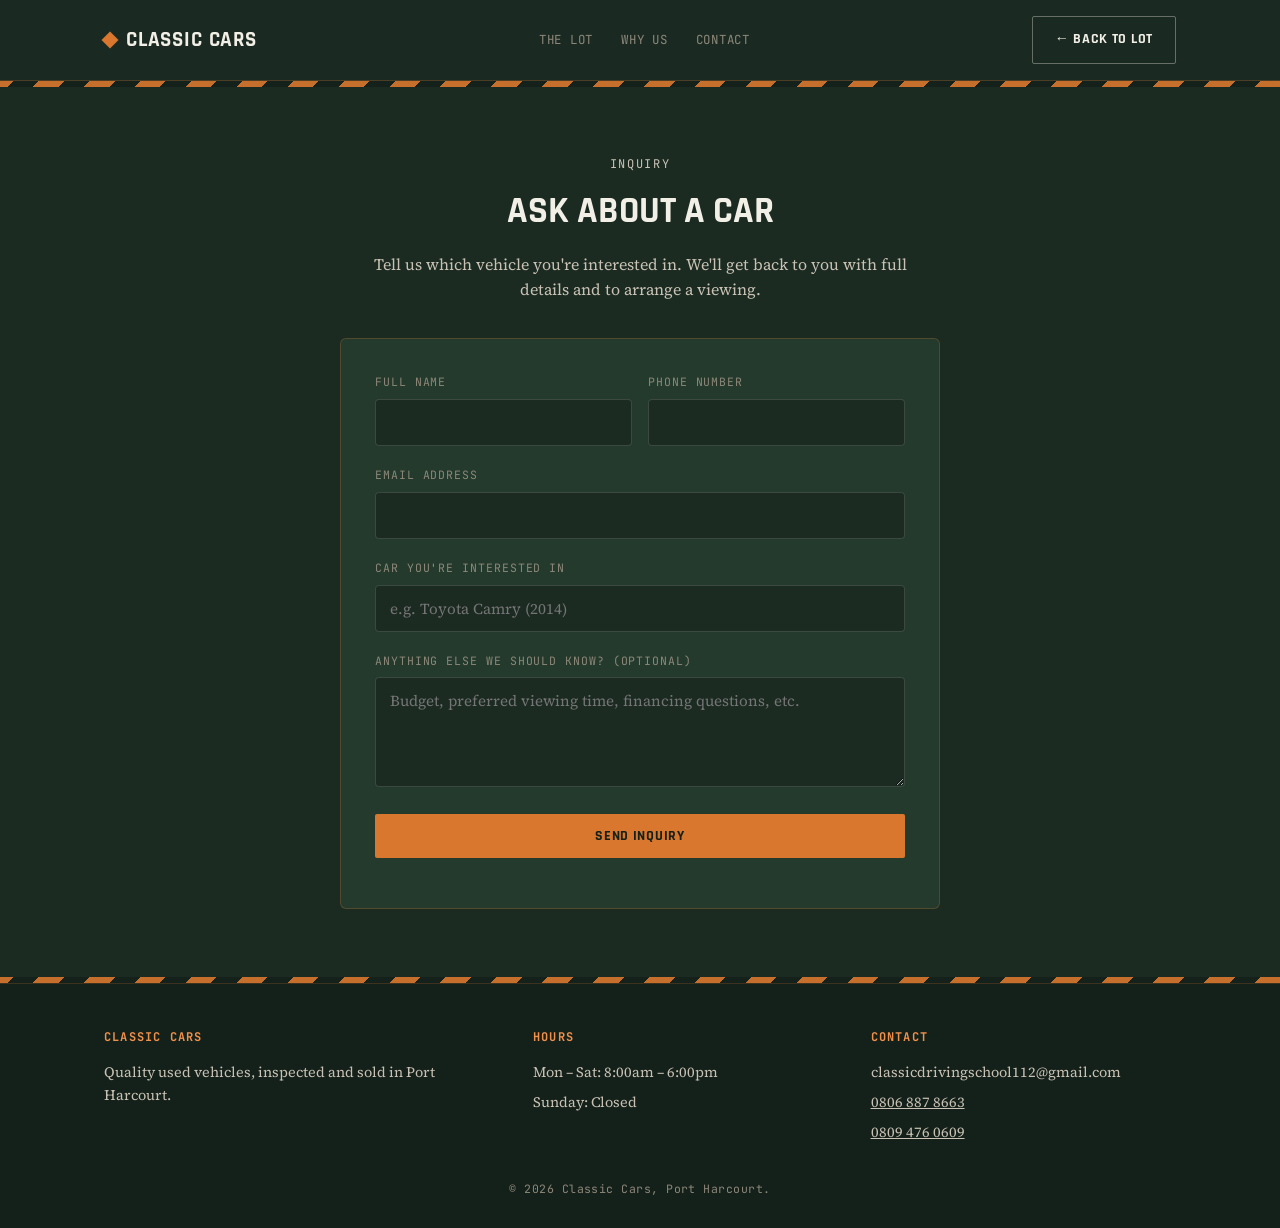
<file: inquire.html>
<!DOCTYPE html>
<html lang="en">
<head>
<meta charset="UTF-8" />
<meta name="viewport" content="width=device-width, initial-scale=1.0" />
<title>Inquire About a Car — Classic Cars</title>
<meta name="description" content="Ask about a vehicle on the Classic Cars lot in Port Harcourt. We'll get back to you with details and availability." />
<link rel="preconnect" href="https://fonts.googleapis.com">
<link rel="preconnect" href="https://fonts.gstatic.com" crossorigin>
<link href="https://fonts.googleapis.com/css2?family=Rajdhani:wght@600;700&family=Source+Serif+4:opsz,wght@8..60,400;8..60,600&family=JetBrains+Mono:wght@400;500&display=swap" rel="stylesheet">
<link rel="stylesheet" href="styles.css">
<style>
  .inquire-shell {
    max-width: 600px;
    margin: 0 auto;
    background: var(--garage-2);
    border: 1px solid rgba(217, 119, 46, 0.25);
    border-radius: 6px;
    padding: 34px;
  }
  .form-row { margin-bottom: 20px; }
  .form-row label {
    display: block;
    font-family: var(--font-mono);
    font-size: 0.72rem;
    text-transform: uppercase;
    letter-spacing: 0.08em;
    color: var(--chrome-dim);
    margin-bottom: 8px;
  }
  .form-row input,
  .form-row select,
  .form-row textarea {
    width: 100%;
    background: var(--garage);
    border: 1px solid rgba(242, 239, 230, 0.15);
    border-radius: 4px;
    padding: 12px 14px;
    color: var(--paper);
    font-family: var(--font-body);
    font-size: 0.95rem;
  }
  .form-row input:focus,
  .form-row select:focus,
  .form-row textarea:focus {
    outline: none;
    border-color: var(--amber);
    box-shadow: 0 0 0 3px rgba(217, 119, 46, 0.2);
  }
  .two-col { display: grid; grid-template-columns: 1fr 1fr; gap: 16px; }
  #form-status { margin-top: 16px; font-family: var(--font-mono); font-size: 0.85rem; }
  #form-status.success { color: #7fc97f; }
  #form-status.error { color: var(--amber-bright); }
  @media (max-width: 560px) {
    .two-col { grid-template-columns: 1fr; }
    .inquire-shell { padding: 22px; }
  }
</style>
</head>
<body>

<header class="site-header">
  <div class="container nav-row">
    <a class="brand" href="index.html"><span class="badge"></span>Classic Cars</a>
    <nav class="primary-nav">
      <a href="index.html#lot">The Lot</a>
      <a href="index.html#trust">Why Us</a>
      <a href="index.html#contact">Contact</a>
    </nav>
    <a class="btn btn-ghost" href="index.html">← Back to Lot</a>
  </div>
</header>
<div class="hazard-divider"></div>

<section class="section">
  <div class="container">
    <div class="section-head" style="margin: 0 auto 36px; text-align: center; max-width: 560px;">
      <p class="eyebrow">Inquiry</p>
      <h2 class="section-title">Ask about a car</h2>
      <p>Tell us which vehicle you're interested in. We'll get back to you with full details and to arrange a viewing.</p>
    </div>

    <div class="inquire-shell">
      <form id="inquiry-form">
        <input type="hidden" name="access_key" value="a6363bad-eb4c-42dd-85a3-a13a1c037e6a">
        <input type="hidden" name="subject" value="New Car Inquiry — Classic Cars">
        <input type="hidden" name="from_name" value="Classic Cars Website">
        <input type="checkbox" name="botcheck" style="display:none">

        <div class="two-col">
          <div class="form-row">
            <label for="name">Full Name</label>
            <input type="text" id="name" name="name" required>
          </div>
          <div class="form-row">
            <label for="phone">Phone Number</label>
            <input type="tel" id="phone" name="phone" required>
          </div>
        </div>

        <div class="form-row">
          <label for="email">Email Address</label>
          <input type="email" id="email" name="email" required>
        </div>

        <div class="form-row">
          <label for="car">Car You're Interested In</label>
          <input type="text" id="car" name="car" placeholder="e.g. Toyota Camry (2014)" required>
        </div>

        <div class="form-row">
          <label for="message">Anything else we should know? (optional)</label>
          <textarea id="message" name="message" rows="4" placeholder="Budget, preferred viewing time, financing questions, etc."></textarea>
        </div>

        <button type="submit" class="btn btn-primary" style="width:100%;" id="submit-btn">Send Inquiry</button>
        <div id="form-status"></div>
      </form>
    </div>
  </div>
</section>

<div class="hazard-divider"></div>

<footer class="site-footer">
  <div class="container">
    <div class="footer-grid">
      <div>
        <h5>Classic Cars</h5>
        <p>Quality used vehicles, inspected and sold in Port Harcourt.</p>
      </div>
      <div>
        <h5>Hours</h5>
        <ul>
          <li>Mon – Sat: 8:00am – 6:00pm</li>
          <li>Sunday: Closed</li>
        </ul>
      </div>
      <div>
        <h5>Contact</h5>
        <ul>
          <li>classicdrivingschool112@gmail.com</li>
          <li><a href="tel:+2348068878663">0806 887 8663</a></li>
          <li><a href="tel:+2348094760609">0809 476 0609</a></li>
        </ul>
      </div>
    </div>
    <div class="footer-bottom">&copy; 2026 Classic Cars, Port Harcourt.</div>
  </div>
</footer>

<script>
const form = document.getElementById('inquiry-form');
const status = document.getElementById('form-status');
const submitBtn = document.getElementById('submit-btn');

// Pre-fill car name from URL parameter, e.g. inquire.html?car=Toyota+Camry
const params = new URLSearchParams(window.location.search);
const carParam = params.get('car');
if (carParam) {
  document.getElementById('car').value = carParam;
}

form.addEventListener('submit', async function (e) {
  e.preventDefault();
  submitBtn.disabled = true;
  submitBtn.textContent = 'Sending...';
  status.className = '';
  status.textContent = '';

  const formData = new FormData(form);
  const object = Object.fromEntries(formData);
  const json = JSON.stringify(object);

  try {
    const response = await fetch('https://api.web3forms.com/submit', {
      method: 'POST',
      headers: {
        'Content-Type': 'application/json',
        'Accept': 'application/json'
      },
      body: json
    });
    const result = await response.json();

    if (result.success) {
      status.className = 'success';
      status.textContent = "Inquiry sent! We'll get back to you shortly.";
      form.reset();
    } else {
      status.className = 'error';
      status.textContent = result.message || 'Something went wrong. Please try again or call us directly.';
    }
  } catch (error) {
    status.className = 'error';
    status.textContent = 'Network error — please check your connection and try again.';
  } finally {
    submitBtn.disabled = false;
    submitBtn.textContent = 'Send Inquiry';
  }
});
</script>

</body>
</html>
</file>
<file: styles.css>
/* ===========================================================
   Classic Cars — shared styles
   Palette: garage green / chrome / hazard amber
   Type: Rajdhani (display, condensed industrial), Source Serif 4 (body), JetBrains Mono (specs/data)
   Signature: window-sticker car cards
   =========================================================== */

:root {
  --garage: #1b2b22;
  --garage-2: #233a2c;
  --chrome: #c9c2b4;
  --chrome-dim: #8d8779;
  --paper: #f2efe6;
  --amber: #d9772e;
  --amber-bright: #f0904a;
  --ink: #14201a;

  --font-display: "Rajdhani", "Arial Narrow", sans-serif;
  --font-body: "Source Serif 4", Georgia, serif;
  --font-mono: "JetBrains Mono", monospace;
}

* { box-sizing: border-box; }
html { scroll-behavior: smooth; }

@media (prefers-reduced-motion: reduce) {
  html { scroll-behavior: auto; }
  *, *::before, *::after {
    animation-duration: 0.01ms !important;
    animation-iteration-count: 1 !important;
    transition-duration: 0.01ms !important;
  }
}

body {
  margin: 0;
  background: var(--garage);
  color: var(--paper);
  font-family: var(--font-body);
  line-height: 1.55;
  -webkit-font-smoothing: antialiased;
}

a { color: inherit; }
img { max-width: 100%; display: block; }

.container {
  width: 100%;
  max-width: 1120px;
  margin: 0 auto;
  padding: 0 24px;
}

/* ---------- Header ---------- */
header.site-header {
  position: sticky;
  top: 0;
  z-index: 50;
  background: rgba(27, 43, 34, 0.94);
  backdrop-filter: blur(6px);
  border-bottom: 1px solid rgba(217, 119, 46, 0.25);
}

.nav-row {
  display: flex;
  align-items: center;
  justify-content: space-between;
  padding: 16px 24px;
}

.brand {
  font-family: var(--font-display);
  text-transform: uppercase;
  letter-spacing: 0.04em;
  font-size: 1.3rem;
  font-weight: 700;
  color: var(--paper);
  text-decoration: none;
  display: flex;
  align-items: center;
  gap: 10px;
}
.brand .badge {
  width: 12px;
  height: 12px;
  background: var(--amber);
  transform: rotate(45deg);
}

nav.primary-nav {
  display: flex;
  gap: 28px;
  font-family: var(--font-mono);
  font-size: 0.78rem;
  text-transform: uppercase;
  letter-spacing: 0.06em;
}
nav.primary-nav a {
  text-decoration: none;
  color: var(--chrome-dim);
  transition: color 0.2s ease;
}
nav.primary-nav a:hover,
nav.primary-nav a:focus-visible { color: var(--amber-bright); }

.btn {
  display: inline-flex;
  align-items: center;
  justify-content: center;
  gap: 8px;
  font-family: var(--font-display);
  text-transform: uppercase;
  letter-spacing: 0.05em;
  font-size: 0.88rem;
  font-weight: 700;
  padding: 12px 22px;
  border-radius: 2px;
  text-decoration: none;
  border: 1px solid transparent;
  cursor: pointer;
  transition: transform 0.15s ease, background 0.2s ease, color 0.2s ease, border-color 0.2s ease;
}
.btn:focus-visible { outline: 3px solid var(--amber-bright); outline-offset: 2px; }
.btn-primary { background: var(--amber); color: var(--ink); }
.btn-primary:hover { background: var(--amber-bright); transform: translateY(-1px); }
.btn-ghost { background: transparent; color: var(--paper); border-color: rgba(242, 239, 230, 0.35); }
.btn-ghost:hover { border-color: var(--amber-bright); color: var(--amber-bright); }

/* ---------- Hazard stripe divider ---------- */
.hazard-divider {
  height: 6px;
  background-image: repeating-linear-gradient(
    -45deg,
    var(--amber) 0px,
    var(--amber) 18px,
    var(--ink) 18px,
    var(--ink) 36px
  );
  opacity: 0.9;
}

/* ---------- Hero ---------- */
.hero {
  position: relative;
  padding: 88px 0 64px;
  background:
    radial-gradient(circle at 85% 10%, rgba(217, 119, 46, 0.12), transparent 55%),
    var(--garage);
}
.hero-grid {
  display: grid;
  grid-template-columns: 1.1fr 0.9fr;
  gap: 48px;
  align-items: center;
}
.eyebrow {
  font-family: var(--font-mono);
  text-transform: uppercase;
  letter-spacing: 0.14em;
  font-size: 0.75rem;
  color: var(--amber-bright);
  margin: 0 0 16px;
}
h1.hero-title {
  font-family: var(--font-display);
  font-size: clamp(2.6rem, 5vw, 4.1rem);
  line-height: 1.05;
  text-transform: uppercase;
  font-weight: 700;
  margin: 0 0 20px;
  letter-spacing: 0.01em;
}
h1.hero-title em { font-style: normal; color: var(--amber-bright); }
.hero-sub {
  font-size: 1.05rem;
  color: var(--chrome);
  max-width: 460px;
  margin: 0 0 32px;
}
.hero-actions { display: flex; gap: 14px; flex-wrap: wrap; }

/* Hero lot-stat panel */
.lot-panel {
  background: var(--garage-2);
  border: 1px solid rgba(217, 119, 46, 0.3);
  border-radius: 4px;
  padding: 26px;
}
.lot-panel-label {
  font-family: var(--font-mono);
  font-size: 0.7rem;
  text-transform: uppercase;
  letter-spacing: 0.12em;
  color: var(--chrome-dim);
  margin: 0 0 14px;
}
.lot-stat-row {
  display: flex;
  justify-content: space-between;
  padding: 12px 0;
  border-bottom: 1px solid rgba(242, 239, 230, 0.08);
  font-family: var(--font-mono);
  font-size: 0.85rem;
}
.lot-stat-row:last-child { border-bottom: none; }
.lot-stat-row .num { color: var(--amber-bright); font-weight: 600; }

/* ---------- Section scaffolding ---------- */
.section { padding: 68px 0; }
.section-alt { background: var(--garage-2); }
.section-head { margin-bottom: 36px; max-width: 600px; }
.section-head .eyebrow { margin-bottom: 10px; }
h2.section-title {
  font-family: var(--font-display);
  text-transform: uppercase;
  font-weight: 700;
  font-size: clamp(1.8rem, 3vw, 2.3rem);
  margin: 0 0 12px;
}
.section-head p { color: var(--chrome); margin: 0; }

/* ---------- Car cards (window-sticker signature) ---------- */
.lot-grid {
  display: grid;
  grid-template-columns: repeat(3, 1fr);
  gap: 24px;
}
.car-card {
  background: var(--paper);
  color: var(--ink);
  border-radius: 4px;
  overflow: hidden;
  position: relative;
  box-shadow: 0 18px 40px -20px rgba(0,0,0,0.5);
}
.car-card .photo-wrap {
  position: relative;
  aspect-ratio: 4 / 3;
  background: var(--chrome-dim);
  overflow: hidden;
}
.car-card .photo-wrap img { width: 100%; height: 100%; object-fit: cover; }
.car-card .tag-corner {
  position: absolute;
  top: 12px;
  left: -6px;
  background: var(--amber);
  color: var(--ink);
  font-family: var(--font-mono);
  font-size: 0.65rem;
  text-transform: uppercase;
  letter-spacing: 0.08em;
  padding: 5px 14px 5px 18px;
  font-weight: 700;
}
.car-card .body {
  padding: 18px 18px 20px;
}
.car-card h3 {
  font-family: var(--font-display);
  text-transform: uppercase;
  font-size: 1.15rem;
  font-weight: 700;
  margin: 0 0 4px;
}
.car-card .price {
  font-family: var(--font-mono);
  font-size: 1.3rem;
  font-weight: 700;
  color: var(--garage);
  margin: 0 0 12px;
}
.spec-row {
  display: flex;
  justify-content: space-between;
  font-family: var(--font-mono);
  font-size: 0.78rem;
  color: #4a4438;
  padding: 7px 0;
  border-top: 1px dashed rgba(20, 32, 26, 0.15);
}
.spec-row:first-of-type { border-top: none; }
.car-card .actions { margin-top: 16px; display: flex; gap: 10px; }
.car-card .btn { font-size: 0.78rem; padding: 10px 16px; }
.car-card .btn-primary { background: var(--garage); color: var(--paper); }
.car-card .btn-primary:hover { background: var(--ink); }
.car-card .btn-outline {
  background: transparent;
  border: 1px solid var(--garage);
  color: var(--garage);
}
.car-card .btn-outline:hover { background: var(--garage); color: var(--paper); }

/* Pending / coming-soon variant */
.car-card-pending { opacity: 0.82; }
.car-card-pending .photo-wrap {
  display: flex;
  align-items: center;
  justify-content: center;
  background: repeating-linear-gradient(
    45deg,
    var(--chrome-dim) 0px,
    var(--chrome-dim) 14px,
    var(--chrome) 14px,
    var(--chrome) 28px
  );
}
.car-card-pending .photo-wrap::after {
  content: "?";
  font-family: var(--font-display);
  font-size: 3rem;
  color: var(--paper);
  opacity: 0.6;
}
.tag-pending { background: var(--chrome-dim); color: var(--ink); }
.car-card-pending h3 { color: #6b6555; }
.car-card-pending .price { color: #6b6555; font-size: 0.95rem; font-family: var(--font-body); font-weight: 400; }

/* ---------- Trust strip ---------- */
.trust-grid {
  display: grid;
  grid-template-columns: repeat(4, 1fr);
  gap: 20px;
}
.trust-item {
  background: var(--garage-2);
  border: 1px solid rgba(242, 239, 230, 0.07);
  border-radius: 4px;
  padding: 22px 18px;
}
.trust-item .mark {
  font-family: var(--font-mono);
  color: var(--amber-bright);
  font-size: 0.78rem;
  margin-bottom: 8px;
}
.trust-item h4 {
  font-family: var(--font-display);
  text-transform: uppercase;
  font-size: 1rem;
  margin: 0 0 6px;
}
.trust-item p { font-size: 0.9rem; color: var(--chrome); margin: 0; }

/* ---------- Footer ---------- */
footer.site-footer {
  background: var(--ink);
  padding: 44px 0 30px;
  border-top: 1px solid rgba(217, 119, 46, 0.2);
}
.footer-grid {
  display: grid;
  grid-template-columns: 1.3fr 1fr 1fr;
  gap: 32px;
  margin-bottom: 28px;
}
.footer-grid h5 {
  font-family: var(--font-mono);
  text-transform: uppercase;
  font-size: 0.75rem;
  letter-spacing: 0.1em;
  color: var(--amber-bright);
  margin: 0 0 14px;
}
.footer-grid p, .footer-grid li { color: var(--chrome); font-size: 0.9rem; }
.footer-grid ul { list-style: none; padding: 0; margin: 0; }
.footer-grid li { margin-bottom: 8px; }
.footer-bottom {
  font-family: var(--font-mono);
  font-size: 0.72rem;
  color: var(--chrome-dim);
  text-align: center;
  letter-spacing: 0.04em;
}

/* ---------- Responsive ---------- */
@media (max-width: 880px) {
  .hero-grid { grid-template-columns: 1fr; }
  .lot-grid { grid-template-columns: 1fr; }
  .trust-grid { grid-template-columns: 1fr 1fr; }
  .footer-grid { grid-template-columns: 1fr; }
  nav.primary-nav { display: none; }
}
@media (max-width: 560px) {
  .trust-grid { grid-template-columns: 1fr; }
}
</file>
